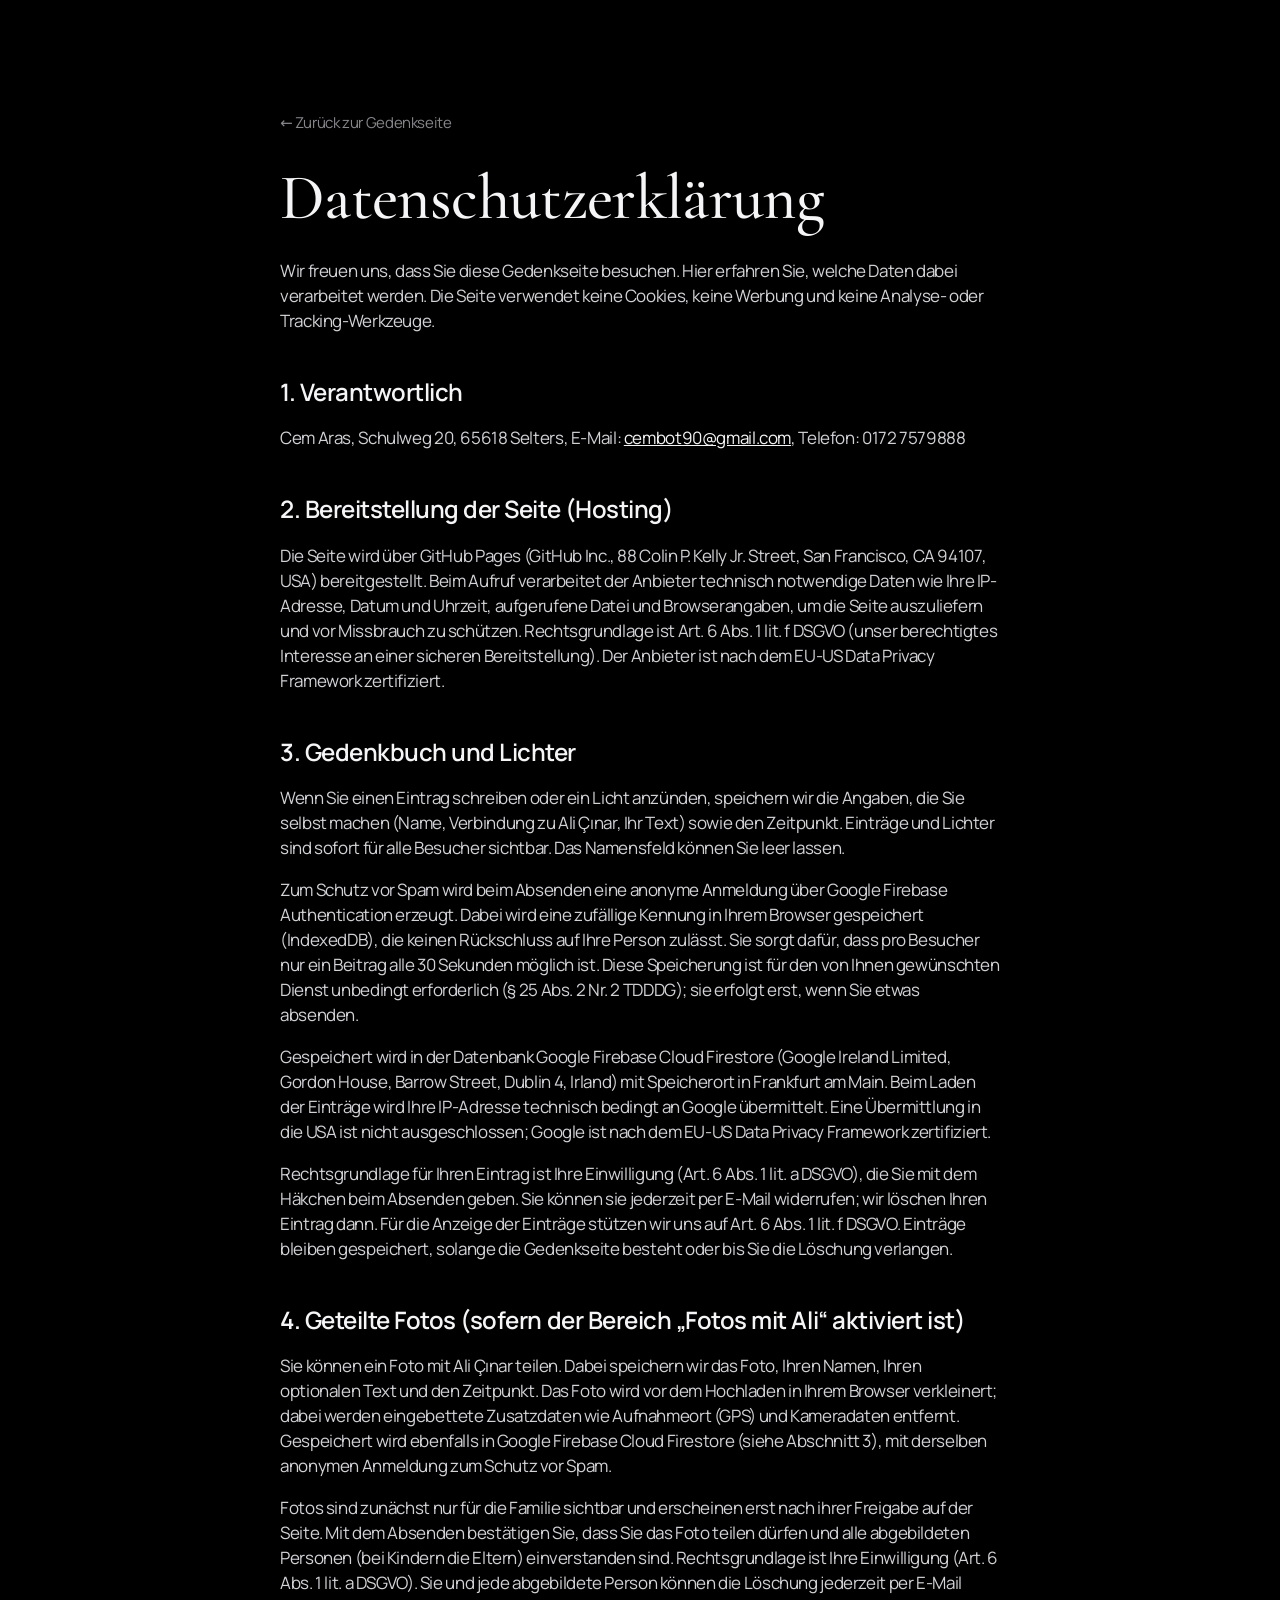
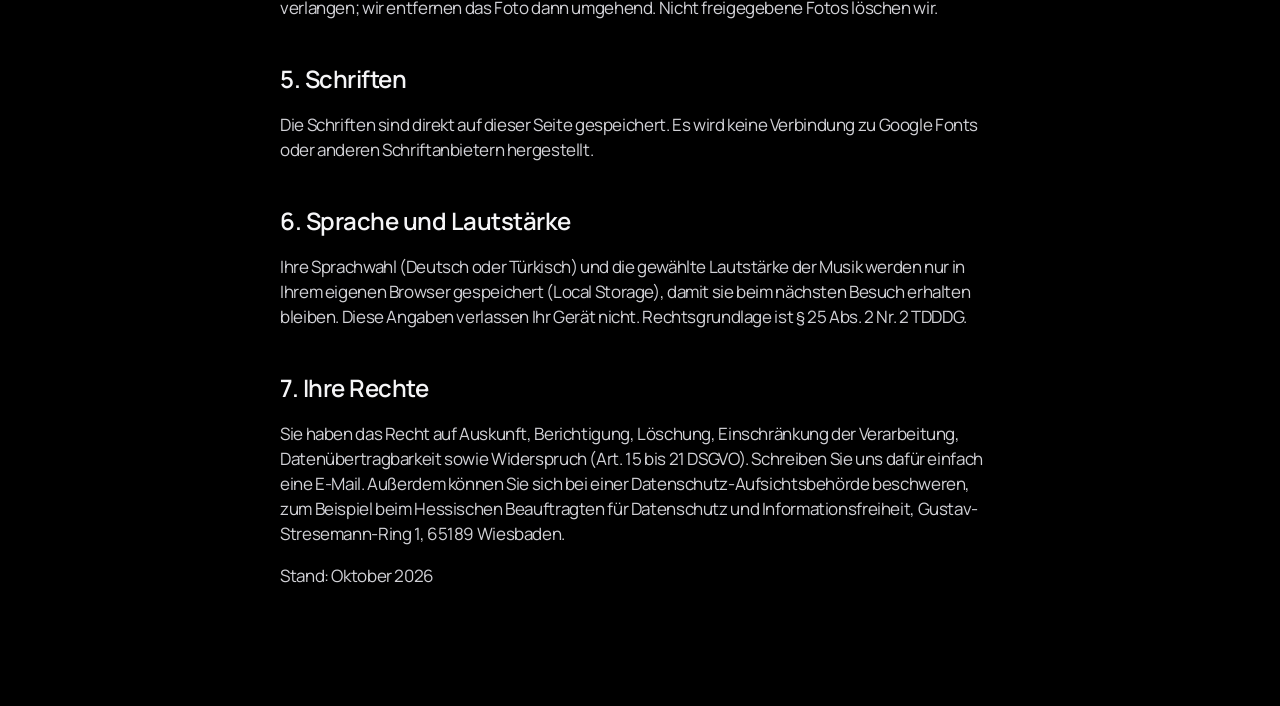
<file: datenschutz.html>
<!doctype html>
<html lang="de">
<head>
  <meta charset="utf-8">
  <link rel="icon" href="favicon.ico" sizes="48x48">
  <link rel="icon" href="icons/favicon.svg" type="image/svg+xml">
  <link rel="icon" href="icons/favicon-32.png" type="image/png" sizes="32x32">
  <link rel="icon" href="icons/favicon-16.png" type="image/png" sizes="16x16">
  <link rel="apple-touch-icon" href="icons/apple-touch-icon.png">
  <meta name="theme-color" content="#000000">
  <link rel="manifest" href="manifest.webmanifest">
  <meta name="viewport" content="width=device-width, initial-scale=1">
  <title>Datenschutz · Ali Çınar</title>
  <meta name="robots" content="noindex, nofollow">
  <meta http-equiv="Content-Security-Policy" content="default-src 'self'; style-src 'self'; font-src 'self'; img-src 'self' data:; object-src 'none'; base-uri 'self'; manifest-src 'self'">
  <link rel="stylesheet" href="assets/css/fonts.css">
  <link rel="stylesheet" href="assets/css/style.css">
</head>
<body>
  <main class="doc">
    <a class="back" href="index.html">← Zurück zur Gedenkseite</a>
    <h1>Datenschutzerklärung</h1>
    <p>Wir freuen uns, dass Sie diese Gedenkseite besuchen. Hier erfahren Sie, welche Daten dabei verarbeitet werden. Die Seite verwendet keine Cookies, keine Werbung und keine Analyse- oder Tracking-Werkzeuge.</p>

    <h2>1. Verantwortlich</h2>
    <p>Cem Aras, Schulweg 20, 65618 Selters, E-Mail: <a href="mailto:cembot90@gmail.com">cembot90@gmail.com</a>, Telefon: 0172 7579888</p>

    <h2>2. Bereitstellung der Seite (Hosting)</h2>
    <p>Die Seite wird über GitHub Pages (GitHub Inc., 88 Colin P. Kelly Jr. Street, San Francisco, CA 94107, USA) bereitgestellt. Beim Aufruf verarbeitet der Anbieter technisch notwendige Daten wie Ihre IP-Adresse, Datum und Uhrzeit, aufgerufene Datei und Browserangaben, um die Seite auszuliefern und vor Missbrauch zu schützen. Rechtsgrundlage ist Art. 6 Abs. 1 lit. f DSGVO (unser berechtigtes Interesse an einer sicheren Bereitstellung). Der Anbieter ist nach dem EU-US Data Privacy Framework zertifiziert.</p>

    <h2>3. Gedenkbuch und Lichter</h2>
    <p>Wenn Sie einen Eintrag schreiben oder ein Licht anzünden, speichern wir die Angaben, die Sie selbst machen (Name, Verbindung zu Ali Çınar, Ihr Text) sowie den Zeitpunkt. Einträge und Lichter sind sofort für alle Besucher sichtbar. Das Namensfeld können Sie leer lassen.</p>
    <p>Zum Schutz vor Spam wird beim Absenden eine anonyme Anmeldung über Google Firebase Authentication erzeugt. Dabei wird eine zufällige Kennung in Ihrem Browser gespeichert (IndexedDB), die keinen Rückschluss auf Ihre Person zulässt. Sie sorgt dafür, dass pro Besucher nur ein Beitrag alle 30 Sekunden möglich ist. Diese Speicherung ist für den von Ihnen gewünschten Dienst unbedingt erforderlich (§ 25 Abs. 2 Nr. 2 TDDDG); sie erfolgt erst, wenn Sie etwas absenden.</p>
    <p>Gespeichert wird in der Datenbank Google Firebase Cloud Firestore (Google Ireland Limited, Gordon House, Barrow Street, Dublin 4, Irland) mit Speicherort in Frankfurt am Main. Beim Laden der Einträge wird Ihre IP-Adresse technisch bedingt an Google übermittelt. Eine Übermittlung in die USA ist nicht ausgeschlossen; Google ist nach dem EU-US Data Privacy Framework zertifiziert.</p>
    <p>Rechtsgrundlage für Ihren Eintrag ist Ihre Einwilligung (Art. 6 Abs. 1 lit. a DSGVO), die Sie mit dem Häkchen beim Absenden geben. Sie können sie jederzeit per E-Mail widerrufen; wir löschen Ihren Eintrag dann. Für die Anzeige der Einträge stützen wir uns auf Art. 6 Abs. 1 lit. f DSGVO. Einträge bleiben gespeichert, solange die Gedenkseite besteht oder bis Sie die Löschung verlangen.</p>

    <h2>4. Geteilte Fotos (sofern der Bereich „Fotos mit Ali“ aktiviert ist)</h2>
    <p>Sie können ein Foto mit Ali Çınar teilen. Dabei speichern wir das Foto, Ihren Namen, Ihren optionalen Text und den Zeitpunkt. Das Foto wird vor dem Hochladen in Ihrem Browser verkleinert; dabei werden eingebettete Zusatzdaten wie Aufnahmeort (GPS) und Kameradaten entfernt. Gespeichert wird ebenfalls in Google Firebase Cloud Firestore (siehe Abschnitt 3), mit derselben anonymen Anmeldung zum Schutz vor Spam.</p>
    <p>Fotos sind zunächst nur für die Familie sichtbar und erscheinen erst nach ihrer Freigabe auf der Seite. Mit dem Absenden bestätigen Sie, dass Sie das Foto teilen dürfen und alle abgebildeten Personen (bei Kindern die Eltern) einverstanden sind. Rechtsgrundlage ist Ihre Einwilligung (Art. 6 Abs. 1 lit. a DSGVO). Sie und jede abgebildete Person können die Löschung jederzeit per E-Mail verlangen; wir entfernen das Foto dann umgehend. Nicht freigegebene Fotos löschen wir.</p>

    <h2>5. Schriften</h2>
    <p>Die Schriften sind direkt auf dieser Seite gespeichert. Es wird keine Verbindung zu Google Fonts oder anderen Schriftanbietern hergestellt.</p>

    <h2>6. Sprache und Lautstärke</h2>
    <p>Ihre Sprachwahl (Deutsch oder Türkisch) und die gewählte Lautstärke der Musik werden nur in Ihrem eigenen Browser gespeichert (Local Storage), damit sie beim nächsten Besuch erhalten bleiben. Diese Angaben verlassen Ihr Gerät nicht. Rechtsgrundlage ist § 25 Abs. 2 Nr. 2 TDDDG.</p>

    <!-- Nur einfügen, wenn App Check / reCAPTCHA aktiviert wird:
    <h2>Schutz vor Missbrauch (reCAPTCHA)</h2>
    <p>Zum Schutz vor automatisierten Einträgen nutzen wir Google reCAPTCHA im Rahmen von Firebase App Check ...</p>
    -->

    <h2>7. Ihre Rechte</h2>
    <p>Sie haben das Recht auf Auskunft, Berichtigung, Löschung, Einschränkung der Verarbeitung, Datenübertragbarkeit sowie Widerspruch (Art. 15 bis 21 DSGVO). Schreiben Sie uns dafür einfach eine E-Mail. Außerdem können Sie sich bei einer Datenschutz-Aufsichtsbehörde beschweren, zum Beispiel beim Hessischen Beauftragten für Datenschutz und Informationsfreiheit, Gustav-Stresemann-Ring 1, 65189 Wiesbaden.</p>

    <p class="muted">Stand: Oktober 2026</p>
  </main>
</body>
</html>
</file>
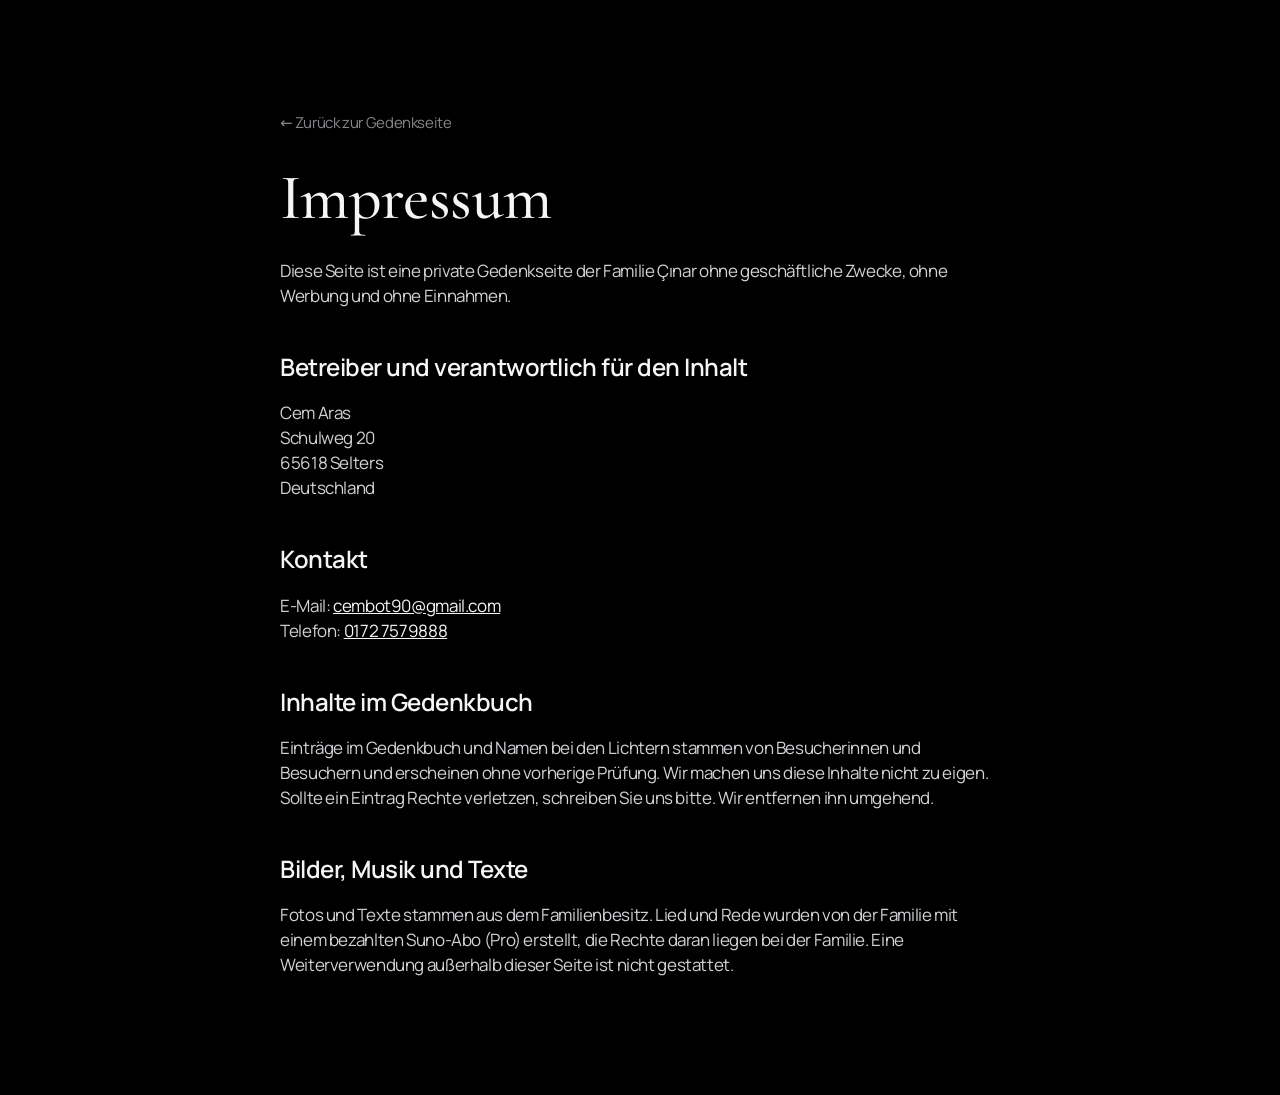
<file: impressum.html>
<!doctype html>
<html lang="de">
<head>
  <meta charset="utf-8">
  <link rel="icon" href="favicon.ico" sizes="48x48">
  <link rel="icon" href="icons/favicon.svg" type="image/svg+xml">
  <link rel="icon" href="icons/favicon-32.png" type="image/png" sizes="32x32">
  <link rel="icon" href="icons/favicon-16.png" type="image/png" sizes="16x16">
  <link rel="apple-touch-icon" href="icons/apple-touch-icon.png">
  <meta name="theme-color" content="#000000">
  <link rel="manifest" href="manifest.webmanifest">
  <meta name="viewport" content="width=device-width, initial-scale=1">
  <title>Impressum · Ali Çınar</title>
  <meta name="robots" content="noindex, nofollow">
  <meta http-equiv="Content-Security-Policy" content="default-src 'self'; style-src 'self'; font-src 'self'; img-src 'self' data:; object-src 'none'; base-uri 'self'; manifest-src 'self'">
  <link rel="stylesheet" href="assets/css/fonts.css">
  <link rel="stylesheet" href="assets/css/style.css">
</head>
<body>
  <main class="doc">
    <a class="back" href="index.html">← Zurück zur Gedenkseite</a>
    <h1>Impressum</h1>
    <p>Diese Seite ist eine private Gedenkseite der Familie Çınar ohne geschäftliche Zwecke, ohne Werbung und ohne Einnahmen.</p>

    <h2>Betreiber und verantwortlich für den Inhalt</h2>
    <p>Cem Aras<br>Schulweg 20<br>65618 Selters<br>Deutschland</p>

    <h2>Kontakt</h2>
    <p>E-Mail: <a href="mailto:cembot90@gmail.com">cembot90@gmail.com</a><br>Telefon: <a href="tel:+491727579888">0172 7579888</a></p>

    <h2>Inhalte im Gedenkbuch</h2>
    <p>Einträge im Gedenkbuch und Namen bei den Lichtern stammen von Besucherinnen und Besuchern und erscheinen ohne vorherige Prüfung. Wir machen uns diese Inhalte nicht zu eigen. Sollte ein Eintrag Rechte verletzen, schreiben Sie uns bitte. Wir entfernen ihn umgehend.</p>

    <h2>Bilder, Musik und Texte</h2>
    <p>Fotos und Texte stammen aus dem Familienbesitz. Lied und Rede wurden von der Familie mit einem bezahlten Suno-Abo (Pro) erstellt, die Rechte daran liegen bei der Familie. Eine Weiterverwendung außerhalb dieser Seite ist nicht gestattet.</p>
  </main>
</body>
</html>
</file>
<file: assets/css/fonts.css>
/* Lokal eingebundene Schriften (SIL Open Font License), keine Verbindung zu Google */
/* cormorant-garamond-latin-ext-400-normal */
@font-face {
  font-family: 'Cormorant Garamond';
  font-style: normal;
  font-display: swap;
  font-weight: 400;
  src: url(../fonts/cormorant-garamond-latin-ext-400-normal.woff2) format('woff2');
  unicode-range: U+0100-02BA,U+02BD-02C5,U+02C7-02CC,U+02CE-02D7,U+02DD-02FF,U+0304,U+0308,U+0329,U+1D00-1DBF,U+1E00-1E9F,U+1EF2-1EFF,U+2020,U+20A0-20AB,U+20AD-20C0,U+2113,U+2C60-2C7F,U+A720-A7FF;
}
/* cormorant-garamond-latin-400-normal */
@font-face {
  font-family: 'Cormorant Garamond';
  font-style: normal;
  font-display: swap;
  font-weight: 400;
  src: url(../fonts/cormorant-garamond-latin-400-normal.woff2) format('woff2');
  unicode-range: U+0000-00FF,U+0131,U+0152-0153,U+02BB-02BC,U+02C6,U+02DA,U+02DC,U+0304,U+0308,U+0329,U+2000-206F,U+20AC,U+2122,U+2191,U+2193,U+2212,U+2215,U+FEFF,U+FFFD;
}
/* cormorant-garamond-latin-ext-500-normal */
@font-face {
  font-family: 'Cormorant Garamond';
  font-style: normal;
  font-display: swap;
  font-weight: 500;
  src: url(../fonts/cormorant-garamond-latin-ext-500-normal.woff2) format('woff2');
  unicode-range: U+0100-02BA,U+02BD-02C5,U+02C7-02CC,U+02CE-02D7,U+02DD-02FF,U+0304,U+0308,U+0329,U+1D00-1DBF,U+1E00-1E9F,U+1EF2-1EFF,U+2020,U+20A0-20AB,U+20AD-20C0,U+2113,U+2C60-2C7F,U+A720-A7FF;
}
/* cormorant-garamond-latin-500-normal */
@font-face {
  font-family: 'Cormorant Garamond';
  font-style: normal;
  font-display: swap;
  font-weight: 500;
  src: url(../fonts/cormorant-garamond-latin-500-normal.woff2) format('woff2');
  unicode-range: U+0000-00FF,U+0131,U+0152-0153,U+02BB-02BC,U+02C6,U+02DA,U+02DC,U+0304,U+0308,U+0329,U+2000-206F,U+20AC,U+2122,U+2191,U+2193,U+2212,U+2215,U+FEFF,U+FFFD;
}
/* cormorant-garamond-latin-ext-600-normal */
@font-face {
  font-family: 'Cormorant Garamond';
  font-style: normal;
  font-display: swap;
  font-weight: 600;
  src: url(../fonts/cormorant-garamond-latin-ext-600-normal.woff2) format('woff2');
  unicode-range: U+0100-02BA,U+02BD-02C5,U+02C7-02CC,U+02CE-02D7,U+02DD-02FF,U+0304,U+0308,U+0329,U+1D00-1DBF,U+1E00-1E9F,U+1EF2-1EFF,U+2020,U+20A0-20AB,U+20AD-20C0,U+2113,U+2C60-2C7F,U+A720-A7FF;
}
/* cormorant-garamond-latin-600-normal */
@font-face {
  font-family: 'Cormorant Garamond';
  font-style: normal;
  font-display: swap;
  font-weight: 600;
  src: url(../fonts/cormorant-garamond-latin-600-normal.woff2) format('woff2');
  unicode-range: U+0000-00FF,U+0131,U+0152-0153,U+02BB-02BC,U+02C6,U+02DA,U+02DC,U+0304,U+0308,U+0329,U+2000-206F,U+20AC,U+2122,U+2191,U+2193,U+2212,U+2215,U+FEFF,U+FFFD;
}
/* cormorant-garamond-latin-ext-400-italic */
@font-face {
  font-family: 'Cormorant Garamond';
  font-style: italic;
  font-display: swap;
  font-weight: 400;
  src: url(../fonts/cormorant-garamond-latin-ext-400-italic.woff2) format('woff2');
  unicode-range: U+0100-02BA,U+02BD-02C5,U+02C7-02CC,U+02CE-02D7,U+02DD-02FF,U+0304,U+0308,U+0329,U+1D00-1DBF,U+1E00-1E9F,U+1EF2-1EFF,U+2020,U+20A0-20AB,U+20AD-20C0,U+2113,U+2C60-2C7F,U+A720-A7FF;
}
/* cormorant-garamond-latin-400-italic */
@font-face {
  font-family: 'Cormorant Garamond';
  font-style: italic;
  font-display: swap;
  font-weight: 400;
  src: url(../fonts/cormorant-garamond-latin-400-italic.woff2) format('woff2');
  unicode-range: U+0000-00FF,U+0131,U+0152-0153,U+02BB-02BC,U+02C6,U+02DA,U+02DC,U+0304,U+0308,U+0329,U+2000-206F,U+20AC,U+2122,U+2191,U+2193,U+2212,U+2215,U+FEFF,U+FFFD;
}
/* manrope-latin-ext-300-normal */
@font-face {
  font-family: 'Manrope';
  font-style: normal;
  font-display: swap;
  font-weight: 300;
  src: url(../fonts/manrope-latin-ext-300-normal.woff2) format('woff2');
  unicode-range: U+0100-02BA,U+02BD-02C5,U+02C7-02CC,U+02CE-02D7,U+02DD-02FF,U+0304,U+0308,U+0329,U+1D00-1DBF,U+1E00-1E9F,U+1EF2-1EFF,U+2020,U+20A0-20AB,U+20AD-20C0,U+2113,U+2C60-2C7F,U+A720-A7FF;
}
/* manrope-latin-300-normal */
@font-face {
  font-family: 'Manrope';
  font-style: normal;
  font-display: swap;
  font-weight: 300;
  src: url(../fonts/manrope-latin-300-normal.woff2) format('woff2');
  unicode-range: U+0000-00FF,U+0131,U+0152-0153,U+02BB-02BC,U+02C6,U+02DA,U+02DC,U+0304,U+0308,U+0329,U+2000-206F,U+20AC,U+2122,U+2191,U+2193,U+2212,U+2215,U+FEFF,U+FFFD;
}
/* manrope-latin-ext-400-normal */
@font-face {
  font-family: 'Manrope';
  font-style: normal;
  font-display: swap;
  font-weight: 400;
  src: url(../fonts/manrope-latin-ext-400-normal.woff2) format('woff2');
  unicode-range: U+0100-02BA,U+02BD-02C5,U+02C7-02CC,U+02CE-02D7,U+02DD-02FF,U+0304,U+0308,U+0329,U+1D00-1DBF,U+1E00-1E9F,U+1EF2-1EFF,U+2020,U+20A0-20AB,U+20AD-20C0,U+2113,U+2C60-2C7F,U+A720-A7FF;
}
/* manrope-latin-400-normal */
@font-face {
  font-family: 'Manrope';
  font-style: normal;
  font-display: swap;
  font-weight: 400;
  src: url(../fonts/manrope-latin-400-normal.woff2) format('woff2');
  unicode-range: U+0000-00FF,U+0131,U+0152-0153,U+02BB-02BC,U+02C6,U+02DA,U+02DC,U+0304,U+0308,U+0329,U+2000-206F,U+20AC,U+2122,U+2191,U+2193,U+2212,U+2215,U+FEFF,U+FFFD;
}
/* manrope-latin-ext-500-normal */
@font-face {
  font-family: 'Manrope';
  font-style: normal;
  font-display: swap;
  font-weight: 500;
  src: url(../fonts/manrope-latin-ext-500-normal.woff2) format('woff2');
  unicode-range: U+0100-02BA,U+02BD-02C5,U+02C7-02CC,U+02CE-02D7,U+02DD-02FF,U+0304,U+0308,U+0329,U+1D00-1DBF,U+1E00-1E9F,U+1EF2-1EFF,U+2020,U+20A0-20AB,U+20AD-20C0,U+2113,U+2C60-2C7F,U+A720-A7FF;
}
/* manrope-latin-500-normal */
@font-face {
  font-family: 'Manrope';
  font-style: normal;
  font-display: swap;
  font-weight: 500;
  src: url(../fonts/manrope-latin-500-normal.woff2) format('woff2');
  unicode-range: U+0000-00FF,U+0131,U+0152-0153,U+02BB-02BC,U+02C6,U+02DA,U+02DC,U+0304,U+0308,U+0329,U+2000-206F,U+20AC,U+2122,U+2191,U+2193,U+2212,U+2215,U+FEFF,U+FFFD;
}
/* manrope-latin-ext-600-normal */
@font-face {
  font-family: 'Manrope';
  font-style: normal;
  font-display: swap;
  font-weight: 600;
  src: url(../fonts/manrope-latin-ext-600-normal.woff2) format('woff2');
  unicode-range: U+0100-02BA,U+02BD-02C5,U+02C7-02CC,U+02CE-02D7,U+02DD-02FF,U+0304,U+0308,U+0329,U+1D00-1DBF,U+1E00-1E9F,U+1EF2-1EFF,U+2020,U+20A0-20AB,U+20AD-20C0,U+2113,U+2C60-2C7F,U+A720-A7FF;
}
/* manrope-latin-600-normal */
@font-face {
  font-family: 'Manrope';
  font-style: normal;
  font-display: swap;
  font-weight: 600;
  src: url(../fonts/manrope-latin-600-normal.woff2) format('woff2');
  unicode-range: U+0000-00FF,U+0131,U+0152-0153,U+02BB-02BC,U+02C6,U+02DA,U+02DC,U+0304,U+0308,U+0329,U+2000-206F,U+20AC,U+2122,U+2191,U+2193,U+2212,U+2215,U+FEFF,U+FFFD;
}
</file>
<file: assets/css/style.css>
/* =========================================================
   Gedenkseite Ali Çınar
   Schwarz, Graphit, Silber. Farbe nur aus seinen Fotos.
   ========================================================= */
:root {
  --black: #000;
  --graphite: #1d1d1f;
  --graphite-2: #2a2a2d;
  --line: #333336;
  --mist: #86868b;
  --dim: #424245;
  --silver: #f5f5f7;
  --white: #fff;
  --flame: #ffcf7a;

  --amber: #ff9f3a;
  --sea: #30c5b6;
  --rose: #ff7a93;
  --sky: #64a8ff;
  --olive: #a8c25b;

  --sf: -apple-system, BlinkMacSystemFont, "SF Pro Display", "SF Pro Text", "Helvetica Neue", "Manrope", system-ui, sans-serif;
  --serif: "Cormorant Garamond", "New York", "Iowan Old Style", Georgia, serif;
  --ease: cubic-bezier(.25, .1, .25, 1);
  --col: min(980px, 100% - 44px);
}

*, *::before, *::after { box-sizing: border-box; }
[hidden] { display: none !important; }
html { -webkit-text-size-adjust: 100%; scroll-behavior: smooth; }
body {
  margin: 0; background: var(--black); color: var(--silver);
  font: 400 17px/1.47 var(--sf); letter-spacing: -.022em;
  -webkit-font-smoothing: antialiased; overflow-x: hidden;
}
img { display: block; max-width: 100%; }
a { color: inherit; }
button { font: inherit; color: inherit; letter-spacing: inherit; }
:focus-visible { outline: 2px solid var(--silver); outline-offset: 3px; border-radius: 8px; }
.skip { position: absolute; left: -999px; top: 8px; z-index: 200; background: var(--silver); color: #000; padding: 8px 14px; border-radius: 10px; }
.skip:focus { left: 12px; }
.col { width: var(--col); margin-inline: auto; }

/* ---------- Szenen: Bühne bleibt stehen, JS setzt --p von 0 bis 1 ---------- */
.scene { position: relative; height: var(--len, 200vh); --p: 0; }
.stage { position: sticky; top: 0; height: 100vh; height: 100svh; overflow: hidden; }

/* ---------- Navigation ---------- */
.nav {
  position: fixed; inset: 0 0 auto; z-index: 100; height: 48px;
  display: flex; align-items: center; justify-content: space-between; gap: 20px;
  padding: 0 max(22px, calc((100vw - 1024px) / 2));
  background: rgba(0, 0, 0, .72); backdrop-filter: saturate(180%) blur(20px); -webkit-backdrop-filter: saturate(180%) blur(20px);
  border-bottom: 1px solid rgba(255, 255, 255, .08);
  font-size: 12px; letter-spacing: -.01em;
  transform: translateY(-100%); transition: transform .5s var(--ease);
}
.nav.is-on { transform: none; }
.nav__name { text-decoration: none; font: 500 20px/1 var(--serif); letter-spacing: 0; color: var(--silver); }
.nav__links { display: flex; gap: 26px; }
.nav__links a { text-decoration: none; color: rgba(245, 245, 247, .8); transition: color .2s; }
.nav__links a:hover, .nav__links a.is-active { color: var(--white); }
@media (max-width: 820px) { .nav__links { display: none; } }

.seg-switch { display: inline-flex; padding: 2px; border-radius: 999px; background: rgba(255, 255, 255, .1); }
.seg-switch button { border: 0; background: none; padding: 4px 12px; border-radius: 999px; font-size: 12px; font-weight: 600; color: rgba(245, 245, 247, .7); cursor: pointer; transition: background .25s, color .25s; }
.seg-switch button[aria-pressed="true"] { background: var(--silver); color: #000; }

/* ---------- 1 · Auftakt ---------- */
.hero { --len: 170vh; }
.hero .stage { text-align: center; }
.hero .stage::before {
  content: ""; position: absolute; left: 50%; top: 30%; width: 90vmin; height: 90vmin; transform: translate(-50%, -50%);
  background: radial-gradient(closest-side, rgba(200, 204, 212, .15), transparent 70%); pointer-events: none;
}
.hero__portrait {
  --w: min(36vh, 310px, 62vw);
  position: absolute; left: calc(50% - var(--w) / 2); top: 9vh; width: var(--w); aspect-ratio: 4 / 5;
  /* Bogen wie ein Fenster: oben rund, unten sanft */
  border-radius: 999px 999px 26px 26px; background: var(--graphite);
  box-shadow: 0 40px 120px rgba(0, 0, 0, .9);
  transform: translateY(calc(var(--p) * -14vh)) scale(calc(1 - var(--p) * .18));
  opacity: calc(1 - var(--p) * 1.2);
}
.portrait__img { position: absolute; inset: 0; border-radius: inherit; background-size: cover; background-position: center; filter: grayscale(1) contrast(1.06); }
/* feiner Silberrand mit etwas Abstand um das Porträt */
.hero__portrait::after { content: ""; position: absolute; inset: -9px; border-radius: 999px 999px 34px 34px; pointer-events: none;
  border: 1px solid rgba(245, 245, 247, .22); -webkit-mask-image: linear-gradient(#000, rgba(0, 0, 0, .25)); mask-image: linear-gradient(#000, rgba(0, 0, 0, .25)); }
.hero__text {
  position: absolute; left: 0; right: 0; top: calc(9vh + min(36vh, 310px, 62vw) * 1.25 + 5vh); padding: 0 22px;
  transform: translateY(calc(var(--p) * -10vh)); opacity: calc(1 - var(--p) * 1.6);
}
.hero__portrait > *, .hero__text > * { animation: arrive 1.6s var(--ease) both; }
.hero__text > :nth-child(2) { animation-delay: .15s; }
.hero__text > :nth-child(n+3) { animation-delay: .35s; }
@keyframes arrive { from { opacity: 0; transform: translateY(24px); } }
.hero__lead { margin: 0 0 10px; font-size: 13px; font-weight: 500; letter-spacing: .26em; text-transform: uppercase; color: var(--mist); }
.hero__name {
  margin: 0 0 -.2em; padding-bottom: .26em; font: 500 clamp(64px, 11vw, 136px)/1 var(--serif); letter-spacing: -.012em; /* Raum für das Häkchen am Ç */
  background: linear-gradient(180deg, #fff 0%, #e9eaee 50%, #a9acb2 100%); -webkit-background-clip: text; background-clip: text; color: transparent;
}
.hero__role { margin: 8px 0 0; font: italic 400 clamp(22px, 2.5vw, 29px)/1.3 var(--serif); letter-spacing: 0; color: #d2d2d7; }
.hero__dates { display: inline-flex; align-items: center; gap: 14px; margin: 22px 0 0; font-size: 16px; letter-spacing: .06em; color: var(--mist); font-variant-numeric: tabular-nums; }
/* feine Linien links und rechts der Lebensdaten */
.hero__dates::before, .hero__dates::after { content: ""; width: clamp(24px, 6vw, 64px); height: 1px; background: linear-gradient(90deg, transparent, var(--dim)); }
.hero__dates::after { transform: scaleX(-1); }
.hero__places { margin: 8px 0 0; font-size: 12px; letter-spacing: .2em; text-transform: uppercase; color: #6e6e73; }
.hero__cue { position: absolute; left: 50%; bottom: 26px; width: 22px; height: 36px; margin-left: -11px; border: 1.5px solid var(--dim); border-radius: 12px; opacity: calc(1 - var(--p) * 4); }
.hero__cue::after { content: ""; position: absolute; left: 50%; top: 7px; width: 3px; height: 7px; margin-left: -1.5px; border-radius: 2px; background: var(--mist); animation: cue 2s var(--ease) infinite; }
@keyframes cue { 0% { transform: translateY(0); opacity: 1; } 70% { transform: translateY(10px); opacity: 0; } 100% { opacity: 0; } }

/* ---------- 2 · Seine Worte ---------- */
.words { --len: 280vh; }
.words .stage { display: grid; place-content: center; text-align: center; padding: 0 22px; }
.words__line { margin: 0 auto; max-width: 14ch; font: italic 500 clamp(44px, 8.5vw, 112px)/1.05 var(--serif); letter-spacing: -.01em; }
.words__line span { color: var(--dim); transition: color .6s var(--ease), text-shadow .6s var(--ease); }
.words__line span.on { color: var(--silver); text-shadow: 0 0 40px rgba(255, 255, 255, .18); }
.words__meaning, .words__after { margin: 28px auto 0; max-width: 30ch; font-size: clamp(19px, 2.2vw, 24px); color: var(--mist); opacity: 0; transform: translateY(16px); transition: opacity .8s var(--ease), transform .8s var(--ease); }
.words__after { margin-top: 10px; color: var(--silver); font-weight: 500; }
.words__meaning.on, .words__after.on { opacity: 1; transform: none; }

/* ---------- Gemeinsame Typo ---------- */
.h2 { margin: 0; font: 500 clamp(46px, 6.8vw, 88px)/1.02 var(--serif); letter-spacing: -.012em; }
.sub { margin: 16px 0 0; font-size: clamp(18px, 1.8vw, 21px); line-height: 1.4; color: var(--mist); max-width: 36ch; }
/* kleines Zeichen über jeder Überschrift: eine kurze Linie, die ins Dunkel ausläuft */
.h2::before, .year__title::before { content: ""; display: block; width: 56px; height: 1px; margin-bottom: clamp(22px, 3.4vh, 34px); background: linear-gradient(90deg, var(--gold), rgba(217, 181, 106, 0)); }
.lights .h2::before { margin-inline: auto; width: 88px; background: linear-gradient(90deg, rgba(217, 181, 106, 0), var(--gold), rgba(217, 181, 106, 0)); }

/* Absätze leuchten auf, wenn sie die Bildmitte erreichen (Klasse .lit per JS) */
.glow { color: var(--dim); transition: color .7s var(--ease); }
.glow.lit { color: var(--silver); }

/* ---------- 3 · Ein Jahr ohne dich ---------- */
.year { padding: 24vh 0 20vh; }
.year__title { margin: 0; font: 500 clamp(54px, 8.6vw, 116px)/.98 var(--serif); letter-spacing: -.015em; }
.year__kicker { margin: 20px 0 0; font-size: 13px; font-weight: 500; letter-spacing: .26em; text-transform: uppercase; color: var(--mist); }
.year__body { margin-top: 10vh; }
.year__body p, .year__reflection { margin: 0 0 6vh; max-width: 25ch; font: 500 clamp(30px, 4.3vw, 54px)/1.16 var(--serif); letter-spacing: -.008em; }
.year__reflection { font-style: italic; font-weight: 400; max-width: 27ch; }
.year__close { margin-top: 12vh; padding-top: 44px; border-top: 1px solid var(--line); display: grid; gap: 8px; font-size: 19px; color: var(--mist); }
.year__close p { margin: 0; }
.year__devr { font: italic 400 clamp(24px, 2.6vw, 30px)/1.3 var(--serif); letter-spacing: 0; color: var(--silver); }
.year__close .year__sign { margin-top: 30px; font-size: 13px; letter-spacing: .2em; text-transform: uppercase; }
.year__sign strong { display: inline-block; margin-top: 8px; font: 500 28px/1.1 var(--serif); letter-spacing: 0; text-transform: none; color: var(--silver); }

/* ---------- 4 · Lebensweg ---------- */
.life { padding: 10vh 0 18vh; }
.intro { margin: 0 0 18vh; max-width: 26ch; font: 500 clamp(30px, 4.3vw, 54px)/1.16 var(--serif); letter-spacing: -.008em; }
/* Lebensweg als Weg: eine feine Linie mit Stationen, die letzte leuchtet golden */
.timeline { position: relative; list-style: none; margin: 9vh 0 0; padding: 0 0 0 clamp(30px, 5vw, 56px); max-width: 780px; }
.timeline::before { content: ""; position: absolute; left: 5px; top: 16px; bottom: 30px; width: 1px; background: linear-gradient(var(--dim), var(--line) 80%, rgba(217, 181, 106, .5)); }
.tl { position: relative; padding: 0 0 clamp(48px, 8vh, 76px); }
.tl:last-child { padding-bottom: 0; }
.tl::before { content: ""; position: absolute; left: calc(clamp(30px, 5vw, 56px) * -1); top: 15px; width: 11px; height: 11px; border-radius: 50%; background: var(--black); border: 1px solid var(--mist); }
.tl:last-child::before { border-color: var(--gold); background: var(--gold); box-shadow: 0 0 18px rgba(217, 181, 106, .55); }
.tl__year { font: 500 clamp(40px, 5vw, 62px)/1 var(--serif); letter-spacing: -.01em; font-variant-numeric: lining-nums; }
.tl__body h3 { margin: 12px 0 8px; font-weight: 600; font-size: clamp(19px, 2vw, 22px); letter-spacing: -.015em; color: var(--silver); }
.tl__body p { margin: 0; font-size: 18px; line-height: 1.55; color: #a1a1a6; max-width: 46ch; }
.tl--plain .tl__body h3 { margin-top: 0; font: 500 clamp(28px, 3.2vw, 38px)/1.1 var(--serif); letter-spacing: -.005em; }

/* ---------- 5 · Erinnerungen ---------- */
.moments { padding-top: 14vh; }
.h2--color { background: linear-gradient(90deg, var(--amber), var(--rose) 35%, var(--sky) 70%, var(--sea)); -webkit-background-clip: text; background-clip: text; color: transparent; }
.moments__head { padding-bottom: 6vh; }

.moment { --len: 230vh; --c: var(--amber); }
.moment .stage { display: grid; grid-template-columns: 1.05fr 1fr; align-items: center; gap: 6vw; padding: 0 max(22px, calc((100vw - 1100px) / 2)); }
.moment__glow { position: absolute; inset: 0; pointer-events: none; opacity: calc(var(--p) * 1.4);
  background: radial-gradient(60% 70% at 28% 50%, color-mix(in srgb, var(--c) 30%, transparent), transparent 70%); }
.moment__frame { position: relative; height: min(82vh, 760px); aspect-ratio: 3 / 4; max-width: 100%; justify-self: end; border-radius: 34px; overflow: hidden; cursor: zoom-in;
  box-shadow: 0 50px 140px rgba(0, 0, 0, .8), 0 0 0 1px rgba(255, 255, 255, .06);
  transform: translateY(calc((.5 - var(--p)) * 10vh)); }
.moment__frame img { width: 100%; height: 100%; object-fit: cover; object-position: 50% 40%;
  transform: scale(calc(1.28 - var(--p) * .28));
  filter: grayscale(max(0, calc(1 - var(--p) * 2.2))) brightness(calc(.75 + var(--p) * .25)); will-change: transform, filter; }
.moment__copy { position: relative; max-width: 30rem;
  opacity: min(1, calc(var(--p) * 3 - .4)); transform: translateY(calc((1 - min(1, var(--p) * 2)) * 18vh)); }
.moment__icon { display: inline-grid; place-items: center; width: 52px; height: 52px; border-radius: 50%; margin-bottom: 26px;
  background: color-mix(in srgb, var(--c) 16%, transparent); box-shadow: inset 0 0 0 1px color-mix(in srgb, var(--c) 40%, transparent); color: var(--c); }
.moment__icon svg { width: 26px; height: 26px; stroke: currentColor; fill: none; stroke-width: 1.8; stroke-linecap: round; stroke-linejoin: round; }
.moment__copy h3 { margin: 0 0 18px; font: 500 clamp(38px, 4.8vw, 66px)/1.02 var(--serif); letter-spacing: -.01em; color: color-mix(in srgb, var(--c) 55%, #fff); }
.moment__copy p { margin: 0; font-size: clamp(19px, 1.8vw, 22px); line-height: 1.45; color: #d2d2d7; }
.moment--amber { --c: var(--amber); } .moment--sea { --c: var(--sea); } .moment--rose { --c: var(--rose); } .moment--sky { --c: var(--sky); } .moment--olive { --c: var(--olive); }

@media (max-width: 820px) {
  .moment .stage { display: block; padding: 0; }
  .moment__frame { position: absolute; inset: 0; height: auto; aspect-ratio: auto; border-radius: 0; box-shadow: none; transform: none; }
  .moment__frame::after { content: ""; position: absolute; inset: 0; background: linear-gradient(180deg, rgba(0, 0, 0, 0) 35%, rgba(0, 0, 0, .85) 78%, #000); }
  .moment__copy { position: absolute; left: 22px; right: 22px; bottom: 9vh; }
  .moment__glow { display: none; }
}

/* ---------- 6 · Worte für ihn ---------- */
.speak { padding: 18vh 0; }
#speeches { margin-top: 7vh; display: grid; gap: 24px; }
.speech { border-radius: 30px; background: linear-gradient(180deg, #1f1f21, #151516); box-shadow: inset 0 0 0 1px rgba(255, 255, 255, .06); overflow: hidden; }
.speech__head { display: grid; grid-template-columns: auto 1fr auto; align-items: center; gap: 20px; padding: 28px 30px 22px; }
.play { width: 64px; height: 64px; border: 0; border-radius: 50%; display: grid; place-items: center; cursor: pointer; background: var(--silver); color: #000; transition: transform .25s var(--ease); }
.play:hover { transform: scale(1.05); }
.play:active { transform: scale(.97); }
.play svg { width: 24px; height: 24px; fill: currentColor; }
.play .i-pause { display: none; }
.speech.is-playing .play .i-play { display: none; }
.speech.is-playing .play .i-pause { display: block; }
.speech.is-missing .play { opacity: .45; }
.speech__title { margin: 0; font: 500 clamp(27px, 3vw, 34px)/1.1 var(--serif); letter-spacing: -.005em; }
.speech__by { margin: 2px 0 0; font-size: 15px; color: var(--mist); }
.speech__bar { position: relative; height: 4px; margin: 0 30px; border-radius: 4px; background: var(--graphite-2); cursor: pointer; }
.speech__bar i { position: absolute; inset: 0 auto 0 0; width: 0; border-radius: 4px; background: var(--silver); }
.speech__time { display: flex; justify-content: space-between; padding: 8px 30px 0; font-size: 12px; color: var(--mist); font-variant-numeric: tabular-nums; }
.trtoggle { display: inline-flex; align-items: center; gap: 8px; margin: 14px 30px 0; font-size: 14px; color: var(--mist); cursor: pointer; user-select: none; }
.trtoggle input { width: 16px; height: 16px; accent-color: var(--silver); }
.speech__text { display: grid; gap: 18px; max-height: 380px; overflow-y: auto; padding: 22px 30px 34px; scroll-behavior: smooth;
  -webkit-mask-image: linear-gradient(transparent, #000 10%, #000 88%, transparent); mask-image: linear-gradient(transparent, #000 10%, #000 88%, transparent); }
.seg { cursor: pointer; color: var(--dim); transition: color .4s var(--ease); }
.seg:hover { color: var(--mist); }
.seg.is-current { color: var(--silver); }
.seg__orig { margin: 0; font: 500 clamp(24px, 2.7vw, 32px)/1.24 var(--serif); letter-spacing: -.005em; }
.seg__tr { margin: 4px 0 0; font-size: 15px; color: var(--mist); }
.speech:not(.show-tr) .seg__tr { display: none; }
@media (max-width: 560px) {
  .speech__head { grid-template-columns: auto 1fr; padding: 22px 20px 18px; }
  .speech__lang { grid-column: 1 / -1; justify-self: start; }
  .speech__bar { margin: 0 20px; } .speech__time { padding-inline: 20px; } .trtoggle { margin-inline: 20px; } .speech__text { padding-inline: 20px; }
}

/* ---------- 7 · Galerie ---------- */
.reel { --len: 320vh; }
.reel .stage { display: flex; flex-direction: column; justify-content: center; gap: 5vh; }
.reel__track { display: flex; gap: 24px; width: max-content; padding-left: max(22px, calc((100vw - 980px) / 2)); padding-right: 22px;
  transform: translateX(calc(var(--p) * var(--shift, 0px) * -1)); will-change: transform; }
.shot { position: relative; flex: none; height: min(64vh, 620px); margin: 0; border-radius: 26px; overflow: hidden; cursor: zoom-in; background: var(--graphite); }
.shot img { height: 100%; width: auto; object-fit: cover; }
.shot figcaption { position: absolute; left: 0; right: 0; bottom: 0; padding: 56px 22px 18px; font: italic 400 20px/1.25 var(--serif); letter-spacing: 0; background: linear-gradient(transparent, rgba(0, 0, 0, .78)); }
.shot__play { position: absolute; left: 50%; top: 50%; width: 76px; height: 76px; margin: -38px 0 0 -38px; border-radius: 50%; background: rgba(245, 245, 247, .9); }
.shot__play::after { content: ""; position: absolute; left: 31px; top: 24px; border-left: 22px solid #000; border-top: 14px solid transparent; border-bottom: 14px solid transparent; }

.lightbox { border: 0; padding: 0; background: transparent; max-width: min(94vw, 1100px); max-height: 94vh; overflow: visible; }
.lightbox::backdrop { background: rgba(0, 0, 0, .92); backdrop-filter: blur(10px); }
.lightbox img, .lightbox video { display: block; max-height: 84vh; max-width: 100%; margin: 0 auto; border-radius: 18px; background: #000; }
.lightbox [hidden] { display: none; }
.lightbox__cap { margin: 16px 0 0; text-align: center; color: #d2d2d7; font: italic 400 21px/1.3 var(--serif); letter-spacing: 0; }
.lightbox__close { position: fixed; top: 16px; right: 18px; width: 40px; height: 40px; border: 0; border-radius: 50%; background: rgba(255, 255, 255, .14); color: #fff; font-size: 24px; line-height: 1; cursor: pointer; }

/* ---------- 8 · Lichter ---------- */
.lights { padding: 18vh 0 14vh; text-align: center; }
.lights .sub { margin-inline: auto; font: italic 400 clamp(22px, 2.3vw, 27px)/1.3 var(--serif); letter-spacing: 0; color: #a1a1a6; }
.candlefield { display: flex; flex-wrap: wrap; justify-content: center; gap: 34px 30px; margin: 9vh auto 8vh; max-width: 900px; min-height: 100px; }
.cwrap { display: flex; flex-direction: column; align-items: center; gap: 12px; width: 84px; }
.cname { font: italic 400 16px/1.2 var(--serif); letter-spacing: 0; color: #a1a1a6; word-break: break-word; }
/* Kerzen sind unterschiedlich weit heruntergebrannt (--h), stehen aber auf einer Linie */
.candle { --h: 56px; position: relative; width: 16px; height: var(--h); margin-top: calc(94px - var(--h)); border-radius: 5px 5px 3px 3px; background: linear-gradient(90deg, #b9bbc0, #f5f5f7 42%, #d9dade 60%, #a4a6ab); }
.cwrap:nth-child(3n+1) .candle { --h: 66px; } .cwrap:nth-child(5n+2) .candle { --h: 46px; } .cwrap:nth-child(7n+4) .candle { --h: 60px; }
.candle::after { content: ""; position: absolute; left: 50%; top: 100%; width: 60px; height: 10px; margin: 2px 0 0 -30px; border-radius: 50%; background: radial-gradient(closest-side, rgba(255, 207, 122, .2), transparent); }
.candle::before { content: ""; position: absolute; top: -6px; left: 50%; width: 2px; height: 7px; margin-left: -1px; background: #444; }
.flame { position: absolute; left: 50%; bottom: calc(100% + 4px); width: 13px; height: 25px; margin-left: -6.5px; border-radius: 50% 50% 45% 45% / 60% 60% 40% 40%;
  background: radial-gradient(ellipse at 50% 80%, #fff 0%, #fff1c2 25%, var(--flame) 55%, rgba(255, 140, 40, 0) 75%);
  box-shadow: 0 0 26px 8px rgba(255, 190, 90, .28); transform-origin: 50% 100%; animation: flicker 2.6s ease-in-out infinite; }
.cwrap:nth-child(3n) .flame { animation-duration: 3.1s; } .cwrap:nth-child(4n) .flame { animation-duration: 2.2s; }
@keyframes flicker { 0%, 100% { transform: scale(1) rotate(-1deg); } 35% { transform: scale(1.05, .95) rotate(1.5deg); } 65% { transform: scale(.96, 1.04) rotate(-1.5deg); } }

/* ---------- Buttons ---------- */
.btn { display: inline-flex; align-items: center; justify-content: center; gap: 8px; border: 0; border-radius: 999px; padding: 14px 28px; font-size: 17px; font-weight: 500; cursor: pointer; transition: background .2s, transform .2s var(--ease); }
.btn--primary { background: var(--silver); color: #000; }
.btn--primary:hover { background: var(--white); }
.btn--primary:active { transform: scale(.98); }
.btn--primary:disabled { opacity: .55; cursor: wait; }
.btn--ghost { background: rgba(255, 255, 255, .08); box-shadow: inset 0 0 0 1px rgba(255, 255, 255, .1); color: var(--silver); }
.btn--ghost:hover { background: rgba(255, 255, 255, .14); }
.btn--wide { width: 100%; }

/* ---------- 9 · Gedenkbuch ---------- */
.book { padding: 16vh 0 18vh; }
.book__grid { display: grid; grid-template-columns: minmax(0, 5fr) minmax(0, 6fr); gap: 7vw; align-items: start; }
.book__form { position: sticky; top: 80px; }
@media (max-width: 880px) { .book__grid { grid-template-columns: 1fr; gap: 9vh; } .book__form { position: static; } }
.book__form form { display: grid; gap: 16px; margin-top: 36px; }
.field { position: relative; display: grid; gap: 7px; font-size: 14px; color: var(--mist); }
.field input, .field textarea { width: 100%; padding: 15px 16px; border: 1px solid rgba(255, 255, 255, .08); border-radius: 14px; background: #161617; color: var(--silver); font: 400 17px/1.4 var(--sf); letter-spacing: -.02em; resize: vertical; transition: border-color .2s, background .2s; }
.field input:focus, .field textarea:focus { outline: none; border-color: var(--mist); background: var(--graphite-2); }
.counter { justify-self: end; font-size: 12px; color: var(--dim); }
.consent { display: grid; grid-template-columns: auto 1fr; gap: 12px; align-items: start; font-size: 14px; line-height: 1.45; color: var(--mist); cursor: pointer; }
.consent input { width: 18px; height: 18px; margin-top: 2px; accent-color: var(--silver); }
.consent a { color: var(--silver); }
.hp { position: absolute !important; left: -10000px; width: 1px; height: 1px; overflow: hidden; }
.form-status { min-height: 1.4em; margin: 0; font-size: 15px; color: var(--silver); }
.form-status.is-error { color: #ff8a80; }
.demo-note { margin: 18px 0 0; padding: 12px 14px; border-radius: 12px; background: var(--graphite); font-size: 14px; color: var(--mist); }
.book__entries { display: grid; gap: 14px; }
/* Einträge wie kleine Briefe: Worte in Schreibschrift-Nähe, darunter eine feine Linie und der Name */
.entry { position: relative; padding: 34px 34px 26px; border-radius: 24px; background: linear-gradient(180deg, #1f1f21, #151516); box-shadow: inset 0 0 0 1px rgba(255, 255, 255, .06); }
.entry::before { content: "\201C"; position: absolute; left: 26px; top: 6px; font: 500 84px/1 var(--serif); color: var(--gold); opacity: .38; pointer-events: none; }
.entry__msg { position: relative; margin: 22px 0 22px; font: 500 25px/1.36 var(--serif); letter-spacing: -.003em; white-space: pre-line; overflow-wrap: anywhere; }
.entry__meta { display: flex; flex-wrap: wrap; gap: 4px 12px; align-items: baseline; padding-top: 16px; border-top: 1px solid rgba(255, 255, 255, .07); font-size: 14px; color: var(--mist); }
.entry__name { font-weight: 600; color: var(--silver); }
.entry__date { margin-left: auto; color: var(--dim); }
.empty { padding: 40px 0; text-align: center; font: italic 400 24px/1.35 var(--serif); letter-spacing: 0; color: var(--mist); }

/* ---------- Musik ---------- */
.music { position: fixed; left: 18px; bottom: 18px; z-index: 90; display: flex; align-items: center; gap: 12px; padding: 11px 18px 11px 15px; border: 0; border-radius: 999px; cursor: pointer;
  background: rgba(42, 42, 45, .72); backdrop-filter: saturate(180%) blur(20px); -webkit-backdrop-filter: saturate(180%) blur(20px);
  font-size: 14px; font-weight: 500; color: var(--silver); box-shadow: 0 10px 30px rgba(0, 0, 0, .4); }
.bars { display: flex; align-items: flex-end; gap: 3px; height: 14px; }
.bars i { width: 3px; height: 4px; border-radius: 2px; background: var(--silver); }
.music[aria-pressed="true"] .bars i { animation: eq 1.1s ease-in-out infinite; }
.music[aria-pressed="true"] .bars i:nth-child(2) { animation-delay: .2s; } .music[aria-pressed="true"] .bars i:nth-child(3) { animation-delay: .45s; } .music[aria-pressed="true"] .bars i:nth-child(4) { animation-delay: .1s; }
@keyframes eq { 0%, 100% { height: 4px; } 50% { height: 14px; } }
/* Lautstärke: erscheint am Computer über dem Musik-Knopf, solange Musik läuft. Am Handy regeln die Tasten. */
.vol { position: fixed; left: 18px; bottom: 76px; z-index: 90; display: flex; align-items: center; gap: 10px; padding: 10px 16px; border-radius: 999px;
  background: rgba(42, 42, 45, .72); backdrop-filter: saturate(180%) blur(20px); -webkit-backdrop-filter: saturate(180%) blur(20px); box-shadow: 0 10px 30px rgba(0, 0, 0, .4); }
.vol[hidden] { display: none; }
.vol svg { width: 16px; height: 16px; fill: none; stroke: var(--mist); stroke-width: 1.6; stroke-linecap: round; flex: none; }
.vol input { width: 120px; accent-color: var(--silver); }
html.is-gated .vol { visibility: hidden; }
@media (hover: none), (max-width: 820px) { .vol { display: none !important; } }

/* ---------- Weitere anzeigen ---------- */
.more { justify-self: center; margin-top: 8px; font-size: 15px; padding: 11px 22px; }
.more:disabled { opacity: .55; cursor: wait; }
.lights .more { display: flex; margin: -3vh auto 5vh; }

/* ---------- Dialog, Toast ---------- */
.dialog { width: min(400px, 100% - 32px); padding: 30px; border: 0; border-radius: 28px; background: linear-gradient(180deg, #222224, #161617); box-shadow: inset 0 0 0 1px rgba(255, 255, 255, .08), 0 40px 120px rgba(0, 0, 0, .8); color: var(--silver); }
.dialog::backdrop { background: rgba(0, 0, 0, .7); backdrop-filter: blur(8px); }
.dialog form { display: grid; gap: 22px; }
.dialog__flame { display: grid; place-items: center; padding-top: 28px; }
.dialog__actions { display: flex; justify-content: flex-end; gap: 10px; }
.toast { position: fixed; left: 50%; bottom: 26px; z-index: 120; padding: 12px 22px; border-radius: 999px; background: var(--silver); color: #000; font-size: 15px; font-weight: 500;
  opacity: 0; pointer-events: none; transform: translate(-50%, 16px); transition: opacity .35s var(--ease), transform .35s var(--ease); }
.toast.is-on { opacity: 1; transform: translate(-50%, 0); }

/* ---------- Footer ---------- */
/* Abschluss: ein stiller Schlusspunkt mit Namen, Lebensdaten und Segenswunsch */
.footer { position: relative; padding: 16vh 22px 120px; text-align: center; background: radial-gradient(50% 46% at 50% 52%, rgba(200, 204, 212, .07), transparent 72%); }
.footer::before { content: ""; position: absolute; left: 50%; top: 0; width: 1px; height: 9vh; background: linear-gradient(var(--line), rgba(217, 181, 106, .7)); }
.footer__name { margin: 0; font: 500 clamp(48px, 7vw, 84px)/1 var(--serif); letter-spacing: -.012em;
  background: linear-gradient(180deg, #fff 0%, #e9eaee 50%, #a9acb2 100%); -webkit-background-clip: text; background-clip: text; color: transparent; padding-bottom: .26em; }
.footer__dates { margin: -.4em 0 0; font-size: 15px; letter-spacing: .12em; color: var(--mist); font-variant-numeric: tabular-nums; }
.footer__family { margin: 26px 0 0; font-size: 13px; letter-spacing: .2em; text-transform: uppercase; color: var(--mist); }
.footer__legal { display: flex; justify-content: center; gap: 22px; margin-top: 9vh; font-size: 13px; }
.footer__legal a { color: var(--mist); text-decoration: none; }
.footer__legal a:hover { color: var(--silver); }

/* ---------- Rechtstexte ---------- */
.doc { width: min(720px, 100% - 44px); margin: 0 auto; padding: 110px 0 100px; }
.doc h1 { margin: 0 0 28px; font: 500 clamp(44px, 6.4vw, 64px)/1.05 var(--serif); letter-spacing: -.01em; }
.doc h2 { margin: 40px 0 10px; font-weight: 600; font-size: 24px; letter-spacing: -.02em; }
.doc p, .doc li { color: #d2d2d7; }
.doc a { color: var(--silver); }
.doc .back { display: inline-block; margin-bottom: 30px; color: var(--mist); text-decoration: none; font-size: 15px; }
.muted { color: var(--mist); }

/* ---------- Weniger Bewegung ---------- */
@media (prefers-reduced-motion: reduce) {
  html { scroll-behavior: auto; }
  *, *::before, *::after { animation: none !important; transition: none !important; }
  .scene { height: auto; --p: 1 !important; }
  .stage { position: relative; height: auto; min-height: 100svh; }
  .hero__portrait, .hero__text { opacity: 1; transform: none; }
  .words__line span, .glow { color: var(--silver); }
  .words__meaning, .words__after { opacity: 1; transform: none; }
  .reel .stage { min-height: 0; padding: 12vh 0; }
  .reel__track { width: auto; transform: none; overflow-x: auto; scroll-snap-type: x mandatory; }
  .shot { scroll-snap-align: start; }
}

.book .h2 { font-size: clamp(42px, 4.8vw, 62px); }

/* Galerie: grau, nur das Bild unter der Maus (bzw. auf dem Handy das mittlere) in Farbe */
.shot img { filter: grayscale(1) brightness(.8); transition: filter .6s var(--ease), transform .8s var(--ease); }
.shot:hover img, .shot:focus-visible img, .shot.is-center img { filter: none; transform: scale(1.02); }

/* =========================================================
   Handy und Tablet
   ========================================================= */
html { -webkit-tap-highlight-color: transparent; }
.nav { padding-top: env(safe-area-inset-top); height: calc(48px + env(safe-area-inset-top)); }
.nav__end { display: flex; align-items: center; gap: 10px; }
.nav__menu { display: none; position: relative; width: 36px; height: 36px; border: 0; background: none; cursor: pointer; }
.nav__menu span { position: absolute; left: 10px; right: 10px; height: 1.5px; border-radius: 1px; background: var(--silver); transition: transform .35s var(--ease); }
.nav__menu span:first-child { top: 14px; } .nav__menu span:last-child { top: 21px; }
.nav__menu[aria-expanded="true"] span:first-child { transform: translateY(3.5px) rotate(45deg); }
.nav__menu[aria-expanded="true"] span:last-child { transform: translateY(-3.5px) rotate(-45deg); }
.menu { position: fixed; inset: 0; z-index: 95; padding: calc(80px + env(safe-area-inset-top)) 32px 40px; background: rgba(0, 0, 0, .96);
  backdrop-filter: blur(20px); -webkit-backdrop-filter: blur(20px); overflow-y: auto; }
.menu nav { display: grid; gap: 6px; }
.menu a { text-decoration: none; font: 500 38px/1.3 var(--serif); letter-spacing: -.008em; color: var(--silver); opacity: 0; transform: translateY(-8px); transition: opacity .4s var(--ease), transform .4s var(--ease); }
.menu.is-open a { opacity: 1; transform: none; }
.menu.is-open a:nth-child(2) { transition-delay: .03s; } .menu.is-open a:nth-child(3) { transition-delay: .06s; } .menu.is-open a:nth-child(4) { transition-delay: .09s; }
.menu.is-open a:nth-child(5) { transition-delay: .12s; } .menu.is-open a:nth-child(6) { transition-delay: .15s; } .menu.is-open a:nth-child(7) { transition-delay: .18s; }
body.menu-open { overflow: hidden; }
section[id] { scroll-margin-top: 56px; }

@media (max-width: 820px) {
  .nav { transform: none; background: rgba(0, 0, 0, .8); }
  .nav__menu { display: block; }
  .nav__name { opacity: 0; transition: opacity .3s; }
  .nav.is-on .nav__name { opacity: 1; }

  /* Szenen kürzer, damit man auf dem Handy nicht endlos scrollt; svh verhindert Springen durch die Adressleiste */
  .scene { height: var(--len-m, var(--len)); }
  .hero { --len-m: 140svh; }
  .words { --len-m: 210svh; }
  .moment { --len-m: 175svh; }

  .hero__portrait { --w: min(31svh, 58vw); top: calc(72px + env(safe-area-inset-top)); }
  .hero__text { top: calc(72px + env(safe-area-inset-top) + min(31svh, 58vw) * 1.25 + 34px); }
  .hero__lead { font-size: 11.5px; letter-spacing: .22em; }
  .hero__dates { font-size: 15px; margin-top: 16px; }
  .hero__places { font-size: 11px; }
  .hero__cue { bottom: calc(22px + env(safe-area-inset-bottom)); }

  .words__line { font-size: clamp(42px, 13vw, 64px); }
  .words__meaning, .words__after { font-size: 18px; }

  .year { padding: 16svh 0 12svh; }
  .year__body { margin-top: 7svh; }
  .year__body p, .year__reflection { font-size: 30px; margin-bottom: 5svh; }
  .intro { font-size: 30px; margin-bottom: 11svh; }
  .life { padding-bottom: 10svh; }
  .tl__body p { font-size: 17px; }

  .moments { padding-top: 10svh; }
  .moment__frame img { object-position: 50% 30%; }
  .moment__copy { bottom: calc(96px + env(safe-area-inset-bottom)); }
  .moment__copy h3 { font-size: 40px; margin-bottom: 10px; }
  .moment__copy p { font-size: 17px; }
  .moment__icon { width: 44px; height: 44px; border-radius: 14px; margin-bottom: 16px; }

  .speak { padding: 12svh 0; }
  .seg__orig { font-size: 24px; }
  .speech__text { max-height: 46svh; }

  /* Galerie: auf dem Handy wischen wie bei Apple, das mittlere Bild ist farbig */
  .reel { height: auto; padding: 12svh 0 4svh; }
  .reel .stage { position: static; height: auto; overflow: visible; gap: 28px; }
  .reel__track { width: auto; transform: none; overflow-x: auto; overscroll-behavior-x: contain; scroll-snap-type: x mandatory;
    gap: 14px; padding: 0 22px 8px; scroll-padding-inline: 22px; scrollbar-width: none; -webkit-overflow-scrolling: touch; }
  .reel__track::-webkit-scrollbar { display: none; }
  .shot { height: 62svh; max-width: 82vw; scroll-snap-align: center; border-radius: 22px; }
  .shot img { width: 100%; object-fit: cover; }

  .lights { padding: 12svh 0 10svh; }
  .candlefield { gap: 26px 8px; margin: 6svh auto; }
  .cwrap { width: 76px; }
  .book { padding: 10svh 0 14svh; }
  .entry { padding: 30px 24px 22px; border-radius: 20px; }
  .entry::before { left: 18px; }
  .entry__msg { font-size: 23px; }

  /* Musik-Knopf: kompakt unten rechts, nichts wird verdeckt */
  .music { left: auto; right: calc(16px + env(safe-area-inset-right)); bottom: calc(16px + env(safe-area-inset-bottom)); width: 48px; height: 48px; padding: 0; justify-content: center; }
  .music__label { position: absolute; width: 1px; height: 1px; overflow: hidden; clip: rect(0 0 0 0); white-space: nowrap; }

  .footer { padding-bottom: calc(110px + env(safe-area-inset-bottom)); }
  .lightbox__close { top: calc(12px + env(safe-area-inset-top)); }
  .toast { bottom: calc(80px + env(safe-area-inset-bottom)); max-width: calc(100% - 32px); text-align: center; }
}
@media (max-width: 380px) {
  .hero__name { font-size: 58px; }
  .seg-switch button { padding: 4px 10px; }
}

/* ---------- 7b · Fotos mit Ali ---------- */
.shared { padding: 14vh 0 4vh; }
.shared__btn { margin-top: 34px; }
.shared__grid { margin-top: 7vh; columns: 3 240px; column-gap: 14px; }
.shared__grid:empty { display: none; }
.pic { break-inside: avoid; margin: 0 0 14px; border-radius: 20px; overflow: hidden; background: var(--graphite); cursor: zoom-in; }
.pic img { width: 100%; filter: grayscale(1) brightness(.85); transition: filter .6s var(--ease); }
.pic:hover img, .pic:focus-visible img { filter: none; }
.pic figcaption { padding: 14px 16px 16px; font-size: 15px; line-height: 1.4; color: #d2d2d7; }
.pic figcaption small { display: block; margin-top: 4px; font-size: 13px; color: var(--mist); }
.shared__empty { margin-top: 5vh; color: var(--mist); }
@media (hover: none) { .pic img { filter: none; } }

.dialog--share { width: min(520px, 100% - 24px); max-height: calc(100svh - 24px); overflow-y: auto; }
.dialog--share form { gap: 16px; }
.dialog__title { margin: 0; font: 500 32px/1.1 var(--serif); letter-spacing: -.005em; }
.picker { position: relative; display: grid; place-items: center; min-height: 180px; border-radius: 18px; overflow: hidden; cursor: pointer;
  background: var(--graphite-2); border: 1.5px dashed var(--dim); transition: border-color .2s; }
.picker:hover, .picker:focus-within { border-color: var(--mist); }
.picker__preview { width: 100%; max-height: 300px; object-fit: contain; background: #000; }
.picker__label { padding: 16px; font-weight: 500; color: var(--silver); text-align: center; }
.picker.has-photo { border-style: solid; }
.picker.has-photo .picker__label { position: absolute; bottom: 10px; padding: 6px 14px; border-radius: 999px; background: rgba(0, 0, 0, .7); font-size: 14px; }

/* ---------- Goldene Akzente: ein goldenes Herz, Licht, Devr-i Daim ---------- */
:root { --gold: #d9b56a; --gold-hi: #f4dfa6; --gold-lo: #a9843f; }
.hero__heart { width: 22px; height: 22px; fill: none; stroke: var(--gold); stroke-width: 1.5; filter: drop-shadow(0 0 8px rgba(217, 181, 106, .45)); }
.words__line span.on { color: var(--gold-hi); text-shadow: 0 0 30px rgba(217, 181, 106, .45), 0 0 80px rgba(217, 181, 106, .2); }
.year__devr, .footer__devr { background: linear-gradient(180deg, var(--gold-hi), var(--gold) 55%, var(--gold-lo)); -webkit-background-clip: text; background-clip: text; color: transparent; }
.footer__devr { margin: 30px 0 0; font: italic 400 clamp(24px, 2.6vw, 30px)/1.3 var(--serif); letter-spacing: 0; }
.lights { position: relative; overflow: hidden; } /* der Lichtschein ist breiter als das Handy, sonst lässt sich die Seite seitlich verschieben */
.lights::before { content: ""; position: absolute; left: 50%; top: 50%; width: min(900px, 120vw); height: 70%; transform: translate(-50%, -45%); pointer-events: none;
  background: radial-gradient(closest-side, rgba(217, 181, 106, .14), transparent 75%); }
.lights > * { position: relative; }
.lights .btn--primary, .dialog .btn--primary[value="ok"] { box-shadow: 0 0 0 1.5px var(--gold), 0 10px 40px rgba(217, 181, 106, .28); }
.candle { box-shadow: 0 0 34px rgba(217, 181, 106, .25); }

/* ---------- Wartungsmodus / Passwortschutz ---------- */
html.is-gated body { overflow: hidden; }
html.is-gated .skip, html.is-gated .nav, html.is-gated .menu, html.is-gated main, html.is-gated .footer, html.is-gated .music { visibility: hidden; }
.gate { position: fixed; inset: 0; z-index: 300; display: grid; place-items: center; padding: 22px; background: #000; }
.gate__card { width: min(420px, 100%); text-align: center; }
.gate__mark, .gate-loader span { display: inline-grid; place-items: center; width: 64px; height: 64px; border-radius: 50%; background: var(--graphite); font: 500 27px/1 var(--serif); letter-spacing: 0;
  color: var(--gold-hi); box-shadow: 0 0 0 1px rgba(217, 181, 106, .35), 0 20px 50px rgba(0, 0, 0, .6); }
.gate__title { margin: 26px 0 10px; font: 500 clamp(36px, 8vw, 48px)/1.08 var(--serif); letter-spacing: -.01em; }
.gate__msg { margin: 0 auto 28px; max-width: 32ch; color: var(--mist); }
.gate__form { display: grid; gap: 14px; text-align: left; }
.gate__form .form-status { text-align: center; }
.gate-loader { display: none; }
html.is-checking .gate-loader { position: fixed; inset: 0; z-index: 290; display: grid; place-items: center; background: #000; }
html.is-checking .gate-loader span { animation: breathe 1.8s ease-in-out infinite; }
@keyframes breathe { 50% { opacity: .45; transform: scale(.96); } }
</file>
